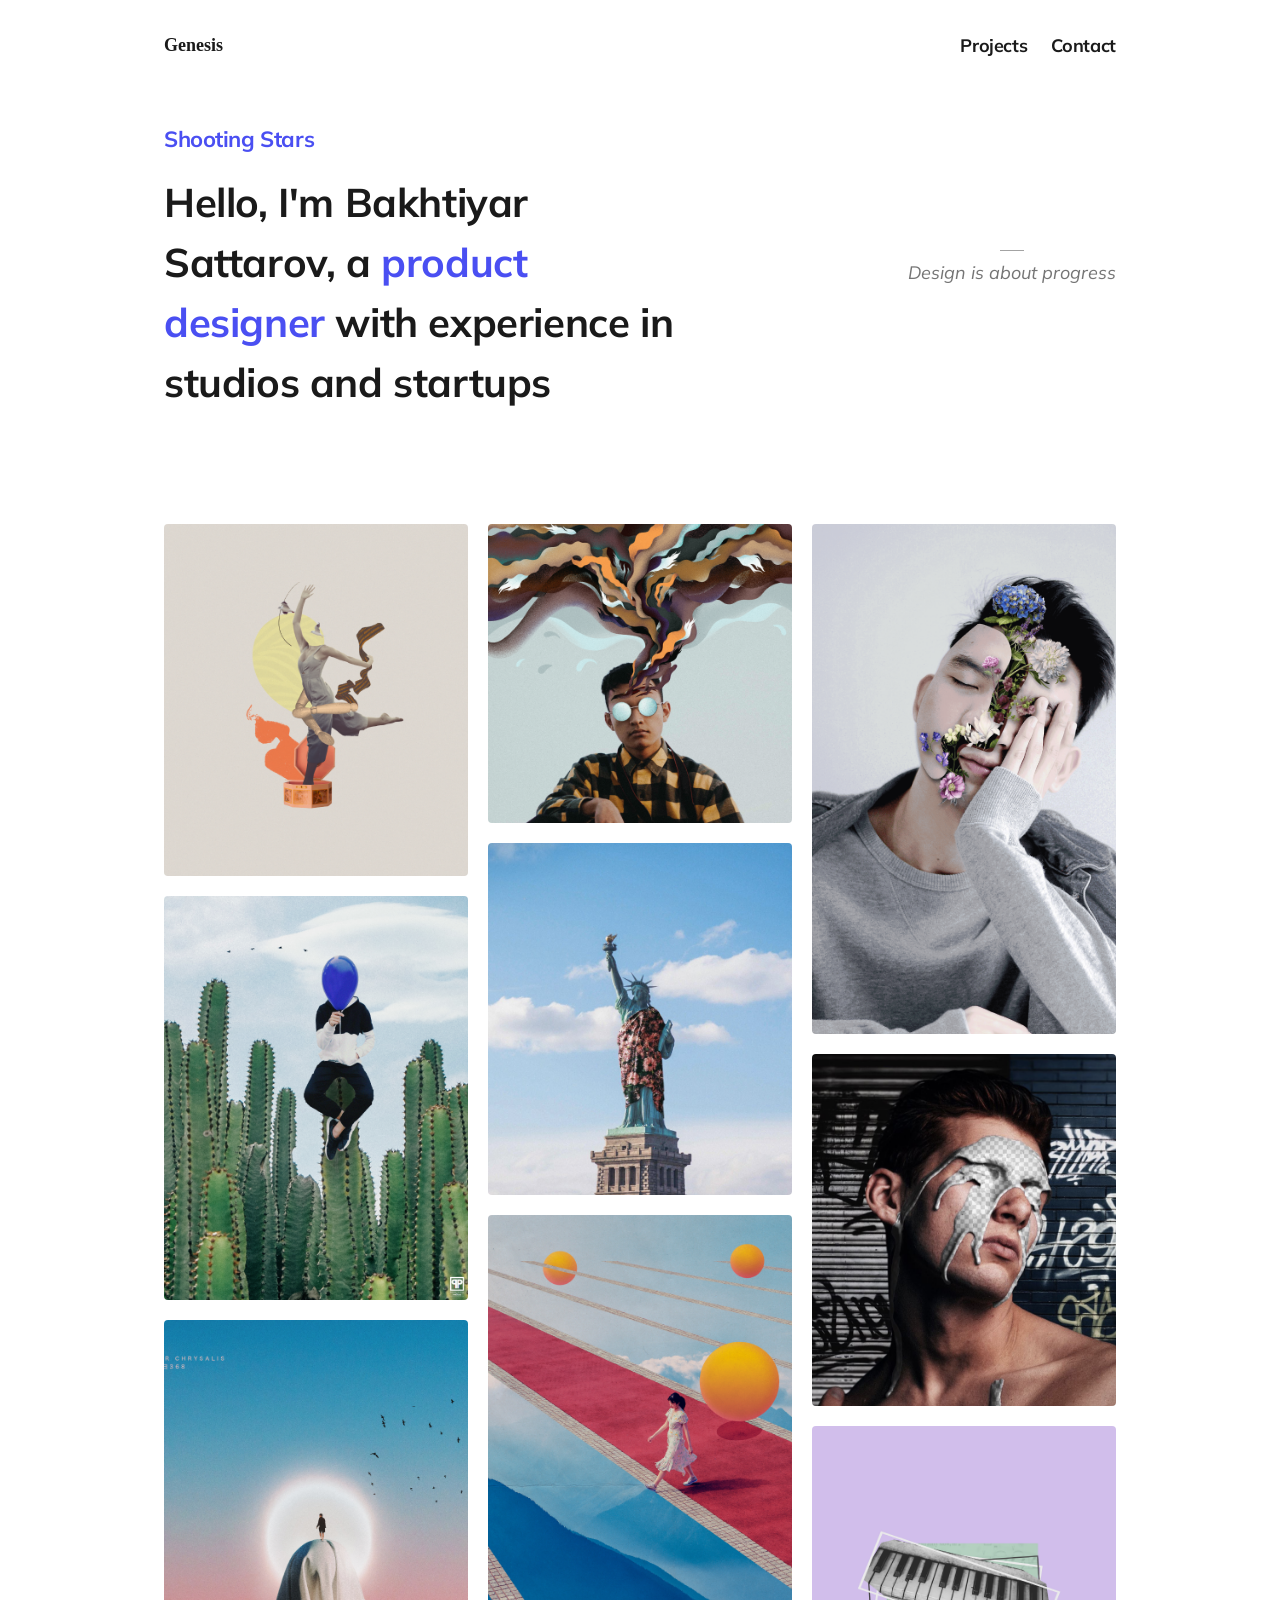
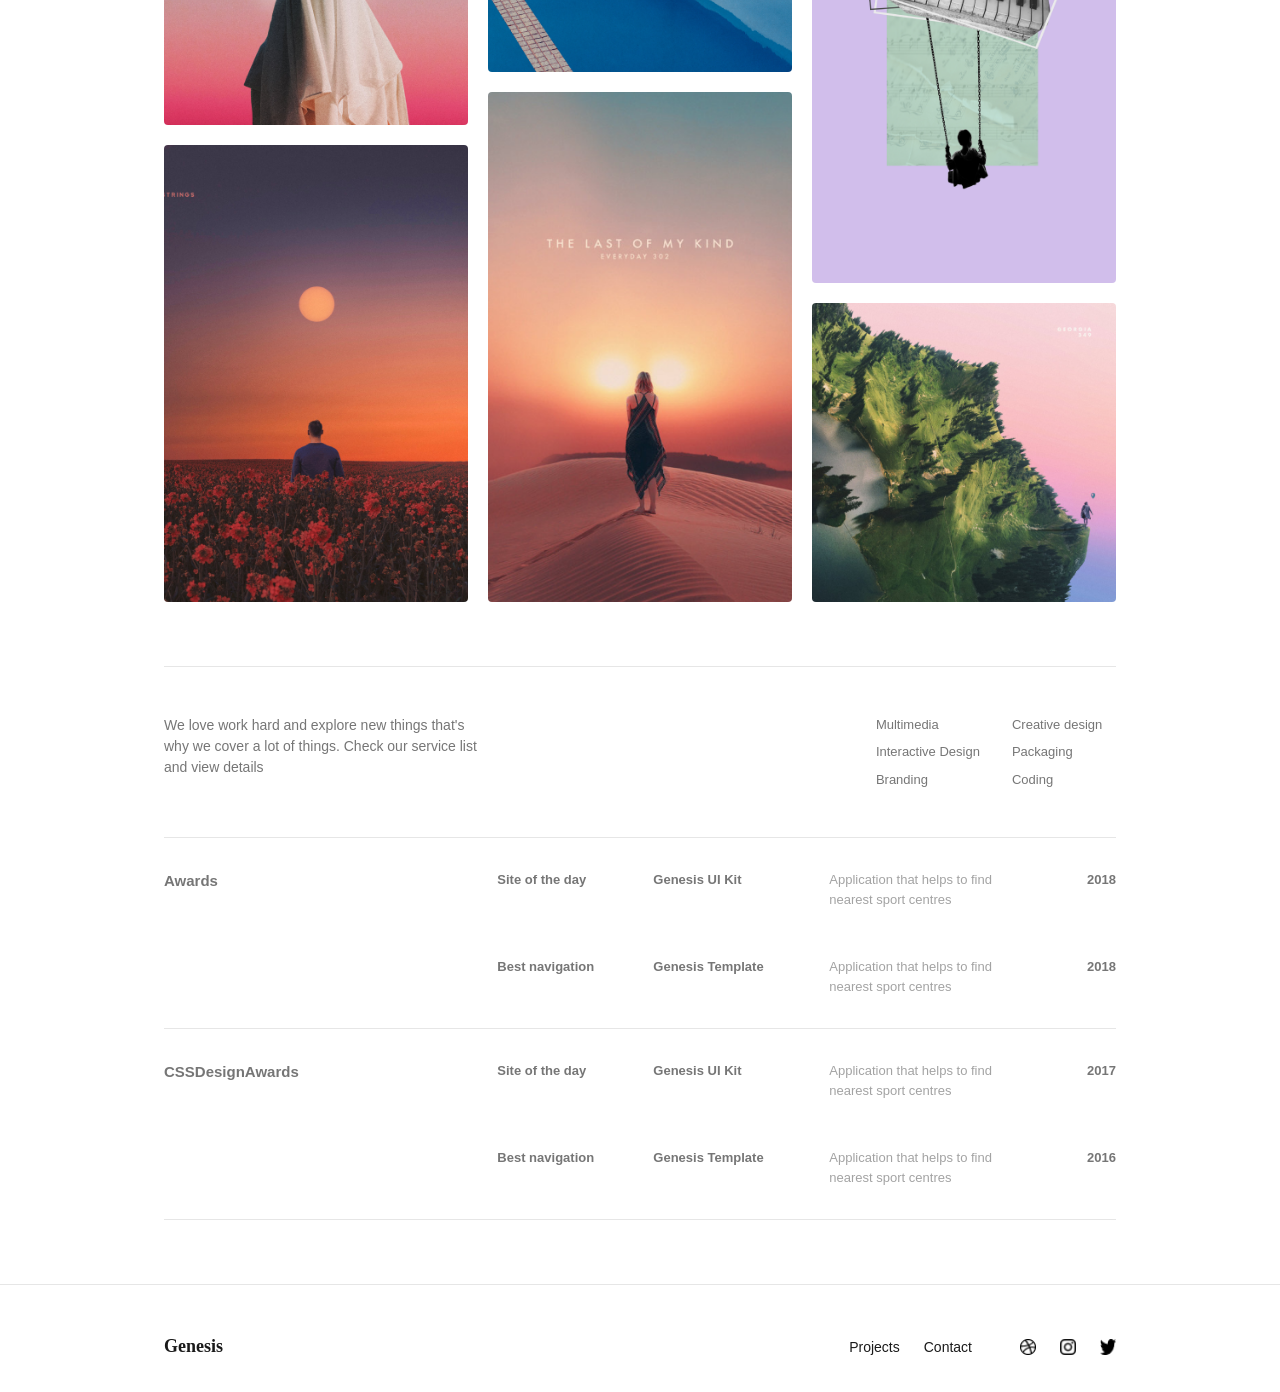
<file: index.html>
<!DOCTYPE html>
<html lang="en">
<head>
  <meta charset="UTF-8"/>
  <meta name="viewport" content="width=device-width, initial-scale=1.0" />
  <title>Genesis — Portfolio</title>
  <link rel="preconnect" href="https://fonts.googleapis.com" />
  <link rel="preconnect" href="https://fonts.gstatic.com" crossorigin />
  <link href="https://fonts.googleapis.com/css2?family=Mulish:wght@700;800&display=swap" rel="stylesheet" />
  <link rel="stylesheet" href="css/normalize.css"/>
  <link rel="stylesheet" href="css/main.css" />
</head>
<body>

          <!-- Header -->
          <header class="site-header">

              <div class="container">
                <a href="index.html" class="logo">Genesis</a>

                <nav class="main-nav">
                  <ul>
                    <li><a href="pages/projects.html">Projects</a></li>
                    <li><a href="pages/contact.html">Contact</a></li>
                  </ul>
                </nav>

              </div>

          </header>

  <main>
    <div class="container">


                <!-- Intro -->
                <section class="home-hero">
                  <div class="home-hero__intro">
                    <p class="eyebrow">Shooting Stars</p>
                    <h1>
                      Hello, I'm Bakhtiyar Sattarov, a
                      <span class="link-accent">product designer</span> with experience
                      in studios and startups
                    </h1>
                  </div>
                  <div class="home-hero__caption">
                    <span class="home-hero__caption-line"></span>
                    <p>Design is about progress</p>
                  </div>
                </section>


        <!-- Grid -->
        <section class="image-grid">

              <div class="image-grid__col">
                <div class="image-grid__item image-grid__item--h413"><img src="images/grid-01.png" alt="Statue of someone dancing" /></div>
                <div class="image-grid__item image-grid__item--h475"><img src="images/grid-04.png" alt="A person sitting on a cactus with a ballon infront of their face" /></div>
                <div class="image-grid__item image-grid__item--h475"><img src="images/grid-07.png" alt="A person on a statue with the sun behind" /></div>
                <div class="image-grid__item image-grid__item--h537"><img src="images/grid-11.png" alt="A man walking in a field of flowers towards the sunset" /></div>
              </div>

              <div class="image-grid__col">
                <div class="image-grid__item image-grid__item--h351"><img src="images/grid-02.png" alt="A man with sunglasses that has colors going from his head up" /></div>
                <div class="image-grid__item image-grid__item--h413"><img src="images/grid-05.png" alt="The statue of liberty with a floral dress" /></div>
                <div class="image-grid__item image-grid__item--h537"><img src="images/grid-08.png" alt="A woman walking on the clouds" /></div>
                <div class="image-grid__item image-grid__item--h599"><img src="images/grid-10.png" alt="A woman standing in the desert looking at the sunset" /></div>
              </div>

              <div class="image-grid__col">
                <div class="image-grid__item image-grid__item--h599"><img src="images/grid-03.png" alt="A man sleeping with a scar in the middle of his face, the scar has flowers coming out" /></div>
                <div class="image-grid__item image-grid__item--h413"><img src="images/grid-06.png" alt="A model that is posing with paint on his face" /></div>
                <div class="image-grid__item image-grid__item--h537"><img src="images/grid-09.png" alt="A person swinging on a swing, the swing is a piano keyboard" /></div>
                <div class="image-grid__item image-grid__item--h351"><img src="images/grid-12.png" alt="A small island that has a woman standing on the edge" /></div>
              </div>

        </section>


        <!-- Services -->
        <section class="services">

              <p class="services__text">
                We love work hard and explore new things that's why we cover a
                lot of things. Check our service list and view details
              </p>

              <ul class="services__list">
                    <li>Multimedia</li>
                    <li>Creative design</li>
                    <li>Interactive Design</li>
                    <li>Packaging</li>
                    <li>Branding</li>
                    <li>Coding</li>
              </ul>

        </section>


            <!-- Awards -->
            <section class="awards">

              <div class="awards__group">
                <p class="awards__name">Awards</p>

                <div class="awards__items">
                  <div class="awards__item">
                    <p class="awards__label">Site of the day</p>
                    <p class="awards__project">Genesis UI Kit</p>
                    <p class="awards__desc">Application that helps to find nearest sport centres</p>
                    <p class="awards__value">2018</p>
                  </div>

                  <div class="awards__item">
                    <p class="awards__label">Best navigation</p>
                    <p class="awards__project">Genesis Template</p>
                    <p class="awards__desc">Application that helps to find nearest sport centres</p>
                    <p class="awards__value">2018</p>
                  </div>

                </div>

              </div>

              <div class="awards__group">
                <p class="awards__name">CSSDesignAwards</p>

                <div class="awards__items">
                  <div class="awards__item">
                    <p class="awards__label">Site of the day</p>
                    <p class="awards__project">Genesis UI Kit</p>
                    <p class="awards__desc">Application that helps to find nearest sport centres</p>
                    <p class="awards__value">2017</p>
                  </div>

                  <div class="awards__item">
                    <p class="awards__label">Best navigation</p>
                    <p class="awards__project">Genesis Template</p>
                    <p class="awards__desc">Application that helps to find nearest sport centres</p>
                    <p class="awards__value">2016</p>
                  </div>

                </div>

              </div>

        </section>
    </div>
  </main>

          <!-- Footer -->
          <footer class="site-footer">

            <div class="container">

              <a href="index.html" class="logo">Genesis</a>
              <nav class="footer-nav" aria-label="Footer">
                <ul>
                  <li><a href="pages/projects.html">Projects</a></li>
                  <li><a href="pages/contact.html">Contact</a></li>
                </ul>

                <!-- Socials -->
                <ul class="footer-social">

                  <li>
                    <a href="#" aria-label="Dribbble">
                      <img src="images/dribble.png" alt="Dribble" />
                    </a>
                  </li>

                  <li>
                    <a href="#" aria-label="Instagram">
                      <img src="images/instagram.png" alt="Instagram" />
                    </a>
                  </li>

                  <li>
                    <a href="#" aria-label="Twitter">
                      <img src="images/twitter.png" alt="Twitter" />
                    </a>
                  </li>

                </ul>
              </nav>
            </div>
          </footer>
</body>
</html>
</file>
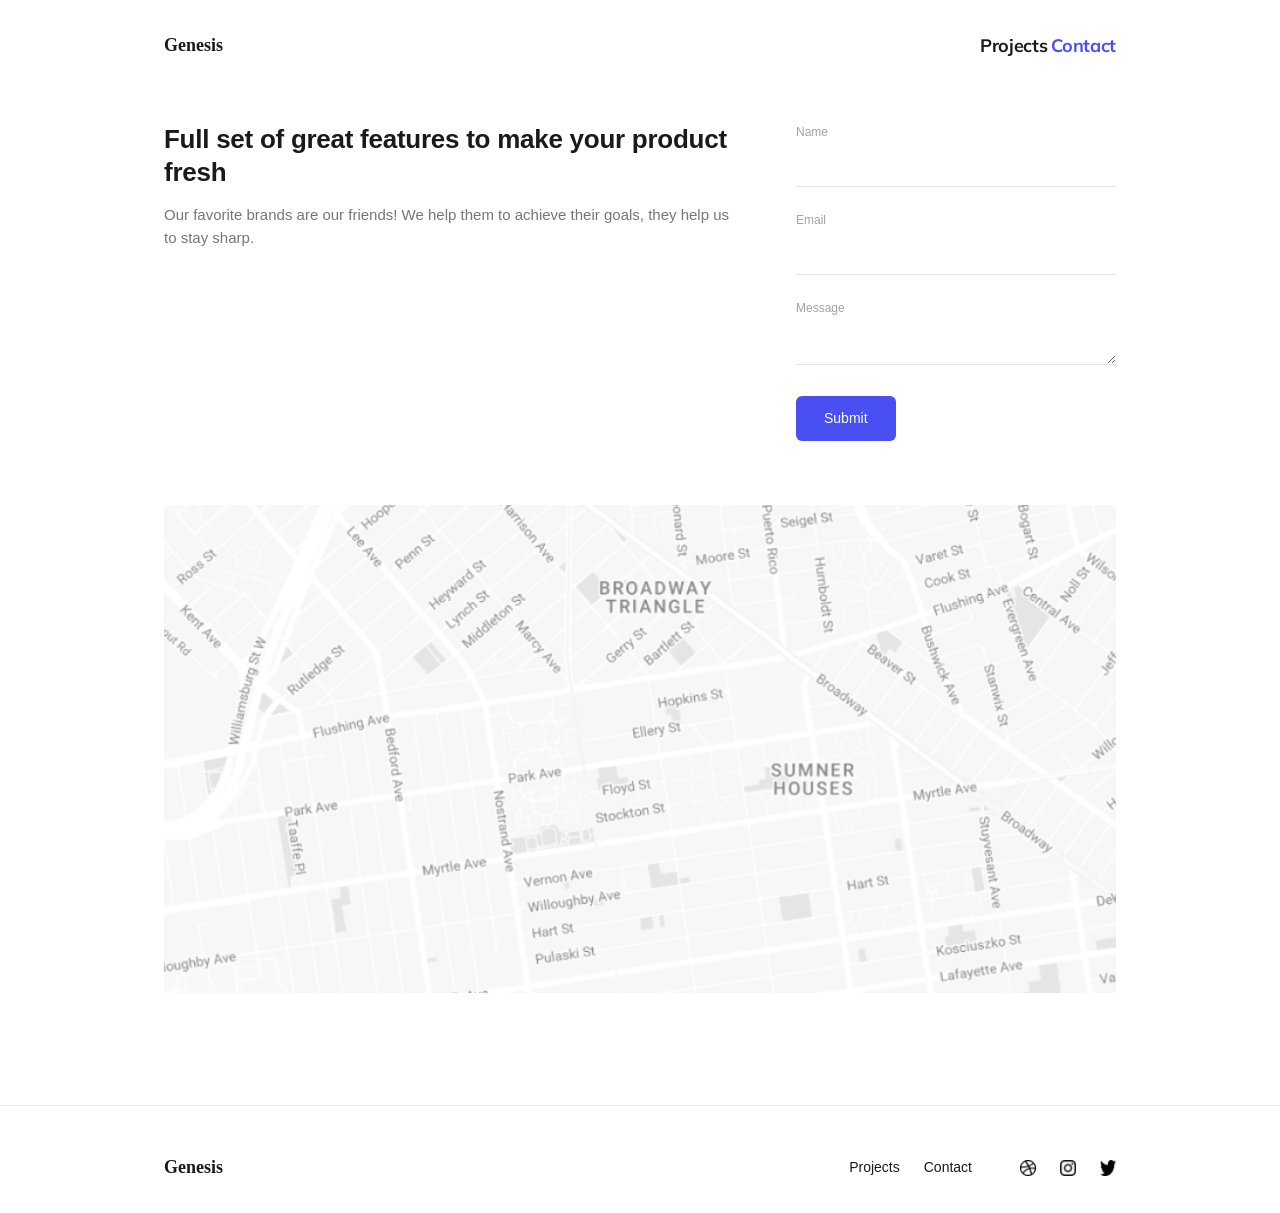
<file: contact.html>
<!DOCTYPE html>
<html lang="en">
<head>
  <meta charset="UTF-8"/>
  <meta name="viewport" content="width=device-width, initial-scale=1.0"/>
  <title>Genesis — Contact</title>
  <link rel="preconnect" href="https://fonts.googleapis.com"/>
  <link rel="preconnect" href="https://fonts.gstatic.com" crossorigin/>
  <link href="https://fonts.googleapis.com/css2?family=Mulish:wght@700;800&display=swap" rel="stylesheet"/>
  <link rel="stylesheet" href="css/normalize.css"/>
  <link rel="stylesheet" href="css/main.css"/>
</head>
<body>

          <!-- Header -->
          <header class="site-header">
            <div class="container">
              <a href="index.html" class="logo">Genesis</a>
              <nav class="main-nav">
                <a href="projects.html">Projects</a>
                <a href="contact.html" class="is-active">Contact</a>
              </nav>
            </div>
          </header>

  <main>
          <div class="container">

            <!-- Intro -->
            <section class="contact-hero">
              <div class="contact-hero__intro">
                <h1>Full set of great features to make your product fresh</h1>
                <p>
                  Our favorite brands are our friends! We help them to achieve
                  their goals, they help us to stay sharp.
                </p>
              </div>

              <!-- Form -->
              <form class="contact-hero__form" action="#" method="post">

                <div class="form-field">
                  <label for="name">Name</label>
                  <input type="text" id="name" name="name" />
                </div>

                <div class="form-field">
                  <label for="email">Email</label>
                  <input type="email" id="email" name="email" />
                </div>

                <div class="form-field">
                  <label for="message">Message</label>
                  <textarea id="message" name="message" rows="1"></textarea>
                </div>

                <button type="submit" class="btn btn--primary">Submit</button>

              </form>

            </section>

            <!-- Map -->
            <div class="contact-map">
              <img src="images/contact-map.png" alt="Map showing location" />
            </div>

          </div>

  </main>

          <!-- Footer -->
          <footer class="site-footer">

            <div class="container">

              <a href="index.html" class="logo">Genesis</a>
              <nav class="footer-nav" aria-label="Footer">
                <a href="projects.html">Projects</a>
                <a href="contact.html">Contact</a>

                    <!-- Socials -->
                    <ul class="footer-social">

                      <li>
                        <a href="#" aria-label="Dribbble">
                          <img src="images/dribble.png" alt="Dribbble" />
                        </a>
                      </li>

                      <li>
                        <a href="#" aria-label="Instagram">
                          <img src="images/instagram.png" alt="Instagram" />
                        </a>
                      </li>

                      <li>
                        <a href="#" aria-label="Twitter">
                          <img src="images/twitter.png" alt="Twitter" />
                        </a>
                      </li>
                    </ul>
              </nav>

            </div>
          </footer>
</body>
</html>
</file>
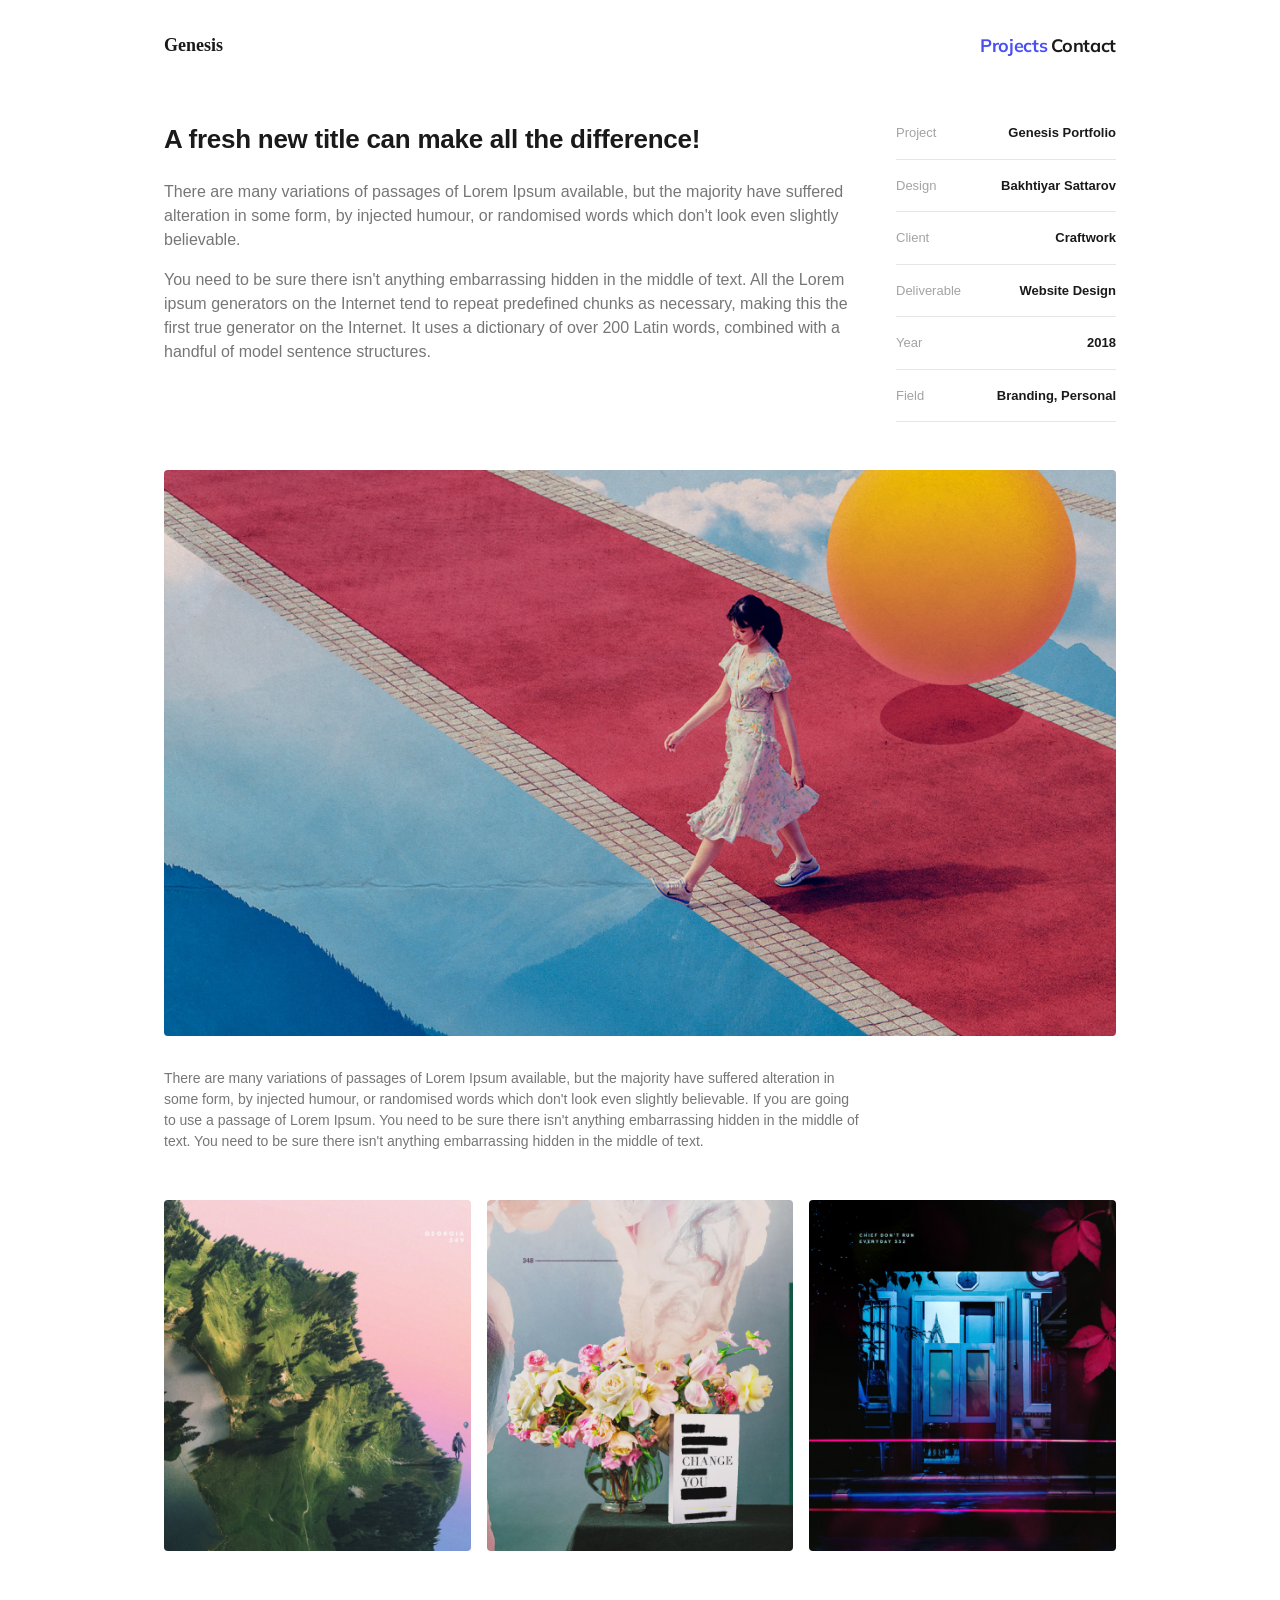
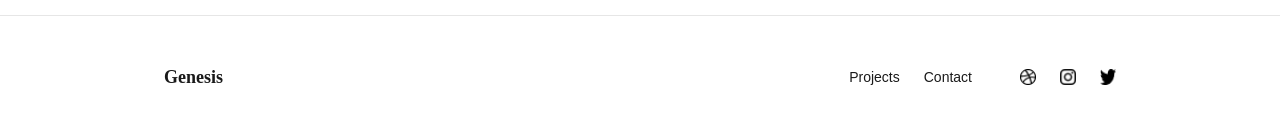
<file: projects.html>
<!DOCTYPE html>
<html lang="en">
<head>
  <meta charset="UTF-8"/>
  <meta name="viewport" content="width=device-width, initial-scale=1.0"/>
  <title>Genesis — Projects</title>
  <link rel="preconnect" href="https://fonts.googleapis.com"/>
  <link rel="preconnect" href="https://fonts.gstatic.com" crossorigin/>
  <link href="https://fonts.googleapis.com/css2?family=Mulish:wght@700;800&display=swap" rel="stylesheet"/>
  <link rel="stylesheet" href="css/normalize.css"/>
  <link rel="stylesheet" href="css/main.css"/>
</head>
<body>

          <!-- Header -->
          <header class="site-header">
            <div class="container">
              <a href="index.html" class="logo">Genesis</a>
              <nav class="main-nav">
                <a href="projects.html" class="is-active">Projects</a>
                <a href="contact.html">Contact</a>
              </nav>
            </div>
          </header>

  <main>
    <div class="container">

      <!-- Title -->
      <section class="project-hero">

                <div class="project-hero__intro">
                  <h1>A fresh new title can make all the difference!</h1>

                  <p>
                    There are many variations of passages of Lorem Ipsum available,
                    but the majority have suffered alteration in some form, by
                    injected humour, or randomised words which don't look even
                    slightly believable.
                  </p>

                  <p>
                    You need to be sure there isn't anything embarrassing hidden in
                    the middle of text. All the Lorem ipsum generators on the
                    Internet tend to repeat predefined chunks as necessary, making
                    this the first true generator on the Internet. It uses a
                    dictionary of over 200 Latin words, combined with a handful of
                    model sentence structures.
                  </p>

                </div>

                <!-- Meta table -->
                <dl class="meta-table project-hero__meta">

                  <div class="meta-table__row">
                    <dt>Project</dt>
                    <dd>Genesis Portfolio</dd>
                  </div>

                  <div class="meta-table__row">
                    <dt>Design</dt>
                    <dd>Bakhtiyar Sattarov</dd>
                  </div>

                  <div class="meta-table__row">
                    <dt>Client</dt>
                    <dd>Craftwork</dd>
                  </div>

                  <div class="meta-table__row">
                    <dt>Deliverable</dt>
                    <dd>Website Design</dd>
                  </div>

                  <div class="meta-table__row">
                    <dt>Year</dt>
                    <dd>2018</dd>
                  </div>

                  <div class="meta-table__row">
                    <dt>Field</dt>
                    <dd>Branding, Personal</dd>
                  </div>

                </dl>

      </section>

                <!-- Cover image -->
                <div class="project-image">
                  <img src="images/project-hero.png" alt="Genesis Portfolio project cover" />
                </div>

                <p class="project-summary">
                  There are many variations of passages of Lorem Ipsum available, but
                  the majority have suffered alteration in some form, by injected
                  humour, or randomised words which don't look even slightly
                  believable. If you are going to use a passage of Lorem Ipsum. You
                  need to be sure there isn't anything embarrassing hidden in the
                  middle of text. You need to be sure there isn't anything
                  embarrassing hidden in the middle of text.
                </p>

                  <!-- Gallery -->
                  <div class="project-gallery">

                    <div class="project-image">
                      <img src="images/project-01.png" alt="" />
                    </div>

                    <div class="project-image">
                      <img src="images/project-02.png" alt="" />
                    </div>

                    <div class="project-image">
                      <img src="images/project-03.png" alt="" />
                    </div>

                  </div>

    </div>
  </main>

                  <!-- Footer -->
                  <footer class="site-footer">

                      <div class="container">
                        <a href="index.html" class="logo">Genesis</a>
                        <nav class="footer-nav" aria-label="Footer">
                          <a href="projects.html">Projects</a>
                          <a href="contact.html">Contact</a>

                          <!-- Socials -->
                          <ul class="footer-social">

                            <li>
                              <a href="#" aria-label="Dribbble">
                                <img src="images/dribble.png" alt="Dribbble" />
                              </a>
                            </li>

                            <li>
                              <a href="#" aria-label="Instagram">
                                <img src="images/instagram.png" alt="Instagram" />
                              </a>
                            </li>

                            <li>
                              <a href="#" aria-label="Twitter">
                                <img src="images/twitter.png" alt="Twitter" />
                              </a>
                            </li>
                          </ul>
                        </nav>
                      </div>

                  </footer>
</body>
</html>
</file>
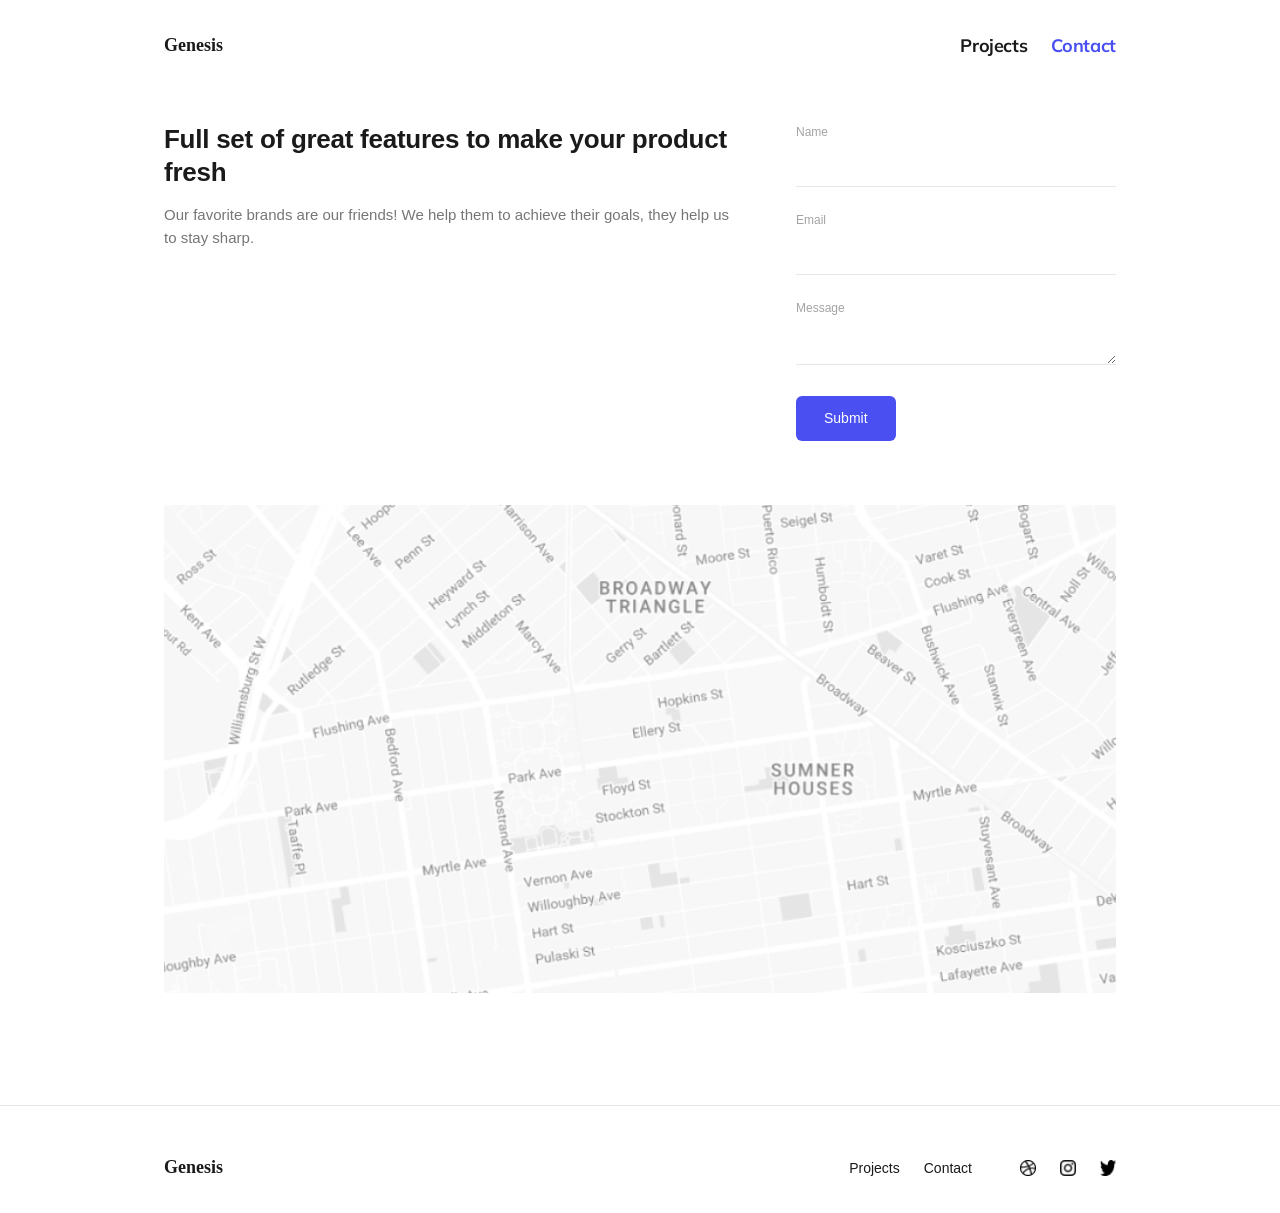
<file: pages/contact.html>
<!DOCTYPE html>
<html lang="en">
<head>
  <meta charset="UTF-8"/>
  <meta name="viewport" content="width=device-width, initial-scale=1.0"/>
  <title>Genesis — Contact</title>
  <link rel="preconnect" href="https://fonts.googleapis.com"/>
  <link rel="preconnect" href="https://fonts.gstatic.com" crossorigin/>
  <link href="https://fonts.googleapis.com/css2?family=Mulish:wght@700;800&display=swap" rel="stylesheet"/>
  <link rel="stylesheet" href="../css/normalize.css"/>
  <link rel="stylesheet" href="../css/main.css"/>
</head>
<body>

          <!-- Header -->
          <header class="site-header">
            <div class="container">
              <a href="../index.html" class="logo">Genesis</a>
              <nav class="main-nav">
                <ul>
                  <li><a href="projects.html">Projects</a></li>
                  <li><a href="contact.html" class="is-active">Contact</a></li>
                </ul>
              </nav>
            </div>
          </header>

  <main>
          <div class="container">

            <!-- Intro -->
            <section class="contact-hero">
              <div class="contact-hero__intro">
                <h1>Full set of great features to make your product fresh</h1>
                <p>
                  Our favorite brands are our friends! We help them to achieve
                  their goals, they help us to stay sharp.
                </p>
              </div>

              <!-- Form -->
              <form class="contact-hero__form" action="#" method="post">

                <div class="form-field">
                  <label for="name">Name</label>
                  <input type="text" id="name" name="name" />
                </div>

                <div class="form-field">
                  <label for="email">Email</label>
                  <input type="email" id="email" name="email" />
                </div>

                <div class="form-field">
                  <label for="message">Message</label>
                  <textarea id="message" name="message" rows="1"></textarea>
                </div>

                <button type="submit" class="btn btn--primary">Submit</button>

              </form>

            </section>

            <!-- Map -->
            <div class="contact-map">
              <img src="../images/contact-map.png" alt="Map showing location" />
            </div>

          </div>

  </main>

          <!-- Footer -->
          <footer class="site-footer">

            <div class="container">

              <a href="../index.html" class="logo">Genesis</a>
              <nav class="footer-nav" aria-label="Footer">
                <ul>
                  <li><a href="projects.html">Projects</a></li>
                  <li><a href="contact.html">Contact</a></li>
                </ul>

                    <!-- Socials -->
                    <ul class="footer-social">

                      <li>
                        <a href="#" aria-label="Dribbble">
                          <img src="../images/dribble.png" alt="Dribble" />
                        </a>
                      </li>

                      <li>
                        <a href="#" aria-label="Instagram">
                          <img src="../images/instagram.png" alt="Instagram" />
                        </a>
                      </li>

                      <li>
                        <a href="#" aria-label="Twitter">
                          <img src="../images/twitter.png" alt="Twitter" />
                        </a>
                      </li>
                    </ul>
              </nav>

            </div>
          </footer>
</body>
</html>
</file>
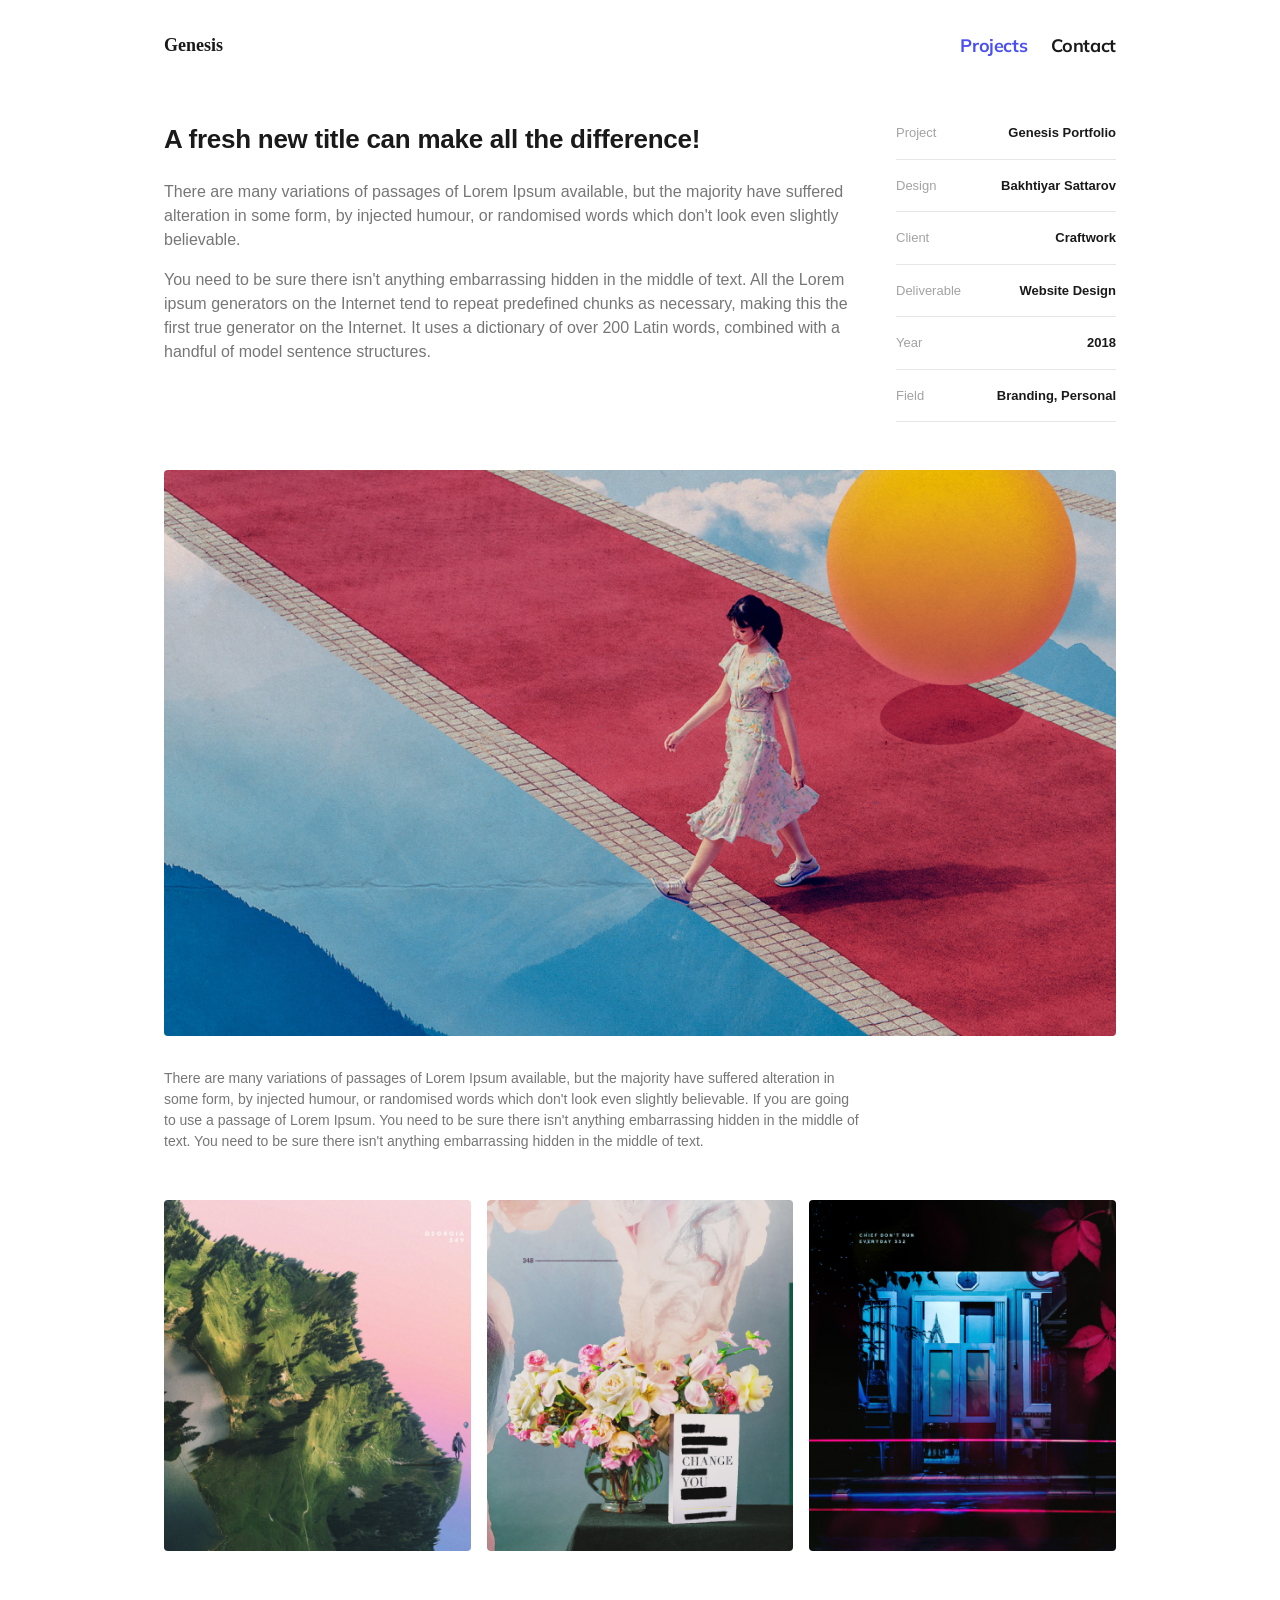
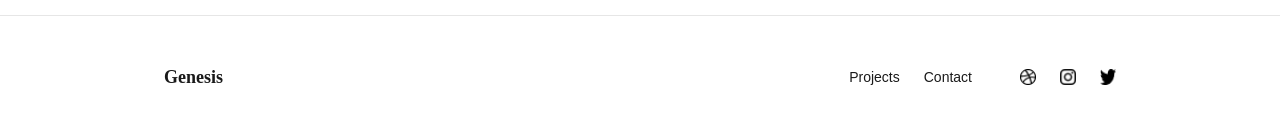
<file: pages/projects.html>
<!DOCTYPE html>
<html lang="en">
<head>
  <meta charset="UTF-8"/>
  <meta name="viewport" content="width=device-width, initial-scale=1.0"/>
  <title>Genesis — Projects</title>
  <link rel="preconnect" href="https://fonts.googleapis.com"/>
  <link rel="preconnect" href="https://fonts.gstatic.com" crossorigin/>
  <link href="https://fonts.googleapis.com/css2?family=Mulish:wght@700;800&display=swap" rel="stylesheet"/>
  <link rel="stylesheet" href="../css/normalize.css"/>
  <link rel="stylesheet" href="../css/main.css"/>
</head>
<body>

          <!-- Header -->
          <header class="site-header">
            <div class="container">
              <a href="../index.html" class="logo">Genesis</a>
              <nav class="main-nav">
                <ul>
                  <li><a href="projects.html" class="is-active">Projects</a></li>
                  <li><a href="contact.html">Contact</a></li>
                </ul>
              </nav>
            </div>
          </header>

  <main>
    <div class="container">

      <!-- Title -->
      <section class="project-hero">

                <div class="project-hero__intro">
                  <h1>A fresh new title can make all the difference!</h1>

                  <p>
                    There are many variations of passages of Lorem Ipsum available,
                    but the majority have suffered alteration in some form, by
                    injected humour, or randomised words which don't look even
                    slightly believable.
                  </p>

                  <p>
                    You need to be sure there isn't anything embarrassing hidden in
                    the middle of text. All the Lorem ipsum generators on the
                    Internet tend to repeat predefined chunks as necessary, making
                    this the first true generator on the Internet. It uses a
                    dictionary of over 200 Latin words, combined with a handful of
                    model sentence structures.
                  </p>

                </div>

                <!-- Meta table -->
                <dl class="meta-table project-hero__meta">

                  <div class="meta-table__row">
                    <dt>Project</dt>
                    <dd>Genesis Portfolio</dd>
                  </div>

                  <div class="meta-table__row">
                    <dt>Design</dt>
                    <dd>Bakhtiyar Sattarov</dd>
                  </div>

                  <div class="meta-table__row">
                    <dt>Client</dt>
                    <dd>Craftwork</dd>
                  </div>

                  <div class="meta-table__row">
                    <dt>Deliverable</dt>
                    <dd>Website Design</dd>
                  </div>

                  <div class="meta-table__row">
                    <dt>Year</dt>
                    <dd>2018</dd>
                  </div>

                  <div class="meta-table__row">
                    <dt>Field</dt>
                    <dd>Branding, Personal</dd>
                  </div>

                </dl>

      </section>

                <!-- Cover image -->
                <div class="project-image">
                  <img src="../images/project-hero.png" alt="A woman walking on the clouds" />
                </div>

                <p class="project-summary">
                  There are many variations of passages of Lorem Ipsum available, but
                  the majority have suffered alteration in some form, by injected
                  humour, or randomised words which don't look even slightly
                  believable. If you are going to use a passage of Lorem Ipsum. You
                  need to be sure there isn't anything embarrassing hidden in the
                  middle of text. You need to be sure there isn't anything
                  embarrassing hidden in the middle of text.
                </p>

                  <!-- Gallery -->
                  <div class="project-gallery">

                    <div class="project-image">
                      <img src="../images/project-01.png" alt="A small island that has a woman standing on the edge" />
                    </div>

                    <div class="project-image">
                      <img src="../images/project-02.png" alt="A vase of flowers with a book on a table" />
                    </div>

                    <div class="project-image">
                      <img src="../images/project-03.png" alt="A futuristic door" />
                    </div>

                  </div>

    </div>
  </main>

                  <!-- Footer -->
                  <footer class="site-footer">

                      <div class="container">
                        <a href="../index.html" class="logo">Genesis</a>
                        <nav class="footer-nav" aria-label="Footer">
                          <ul>
                            <li><a href="projects.html">Projects</a></li>
                            <li><a href="contact.html">Contact</a></li>
                          </ul>

                          <!-- Socials -->
                          <ul class="footer-social">

                            <li>
                              <a href="#" aria-label="Dribbble">
                                <img src="../images/dribble.png" alt="Dribble" />
                              </a>
                            </li>

                            <li>
                              <a href="#" aria-label="Instagram">
                                <img src="../images/instagram.png" alt="Instagram" />
                              </a>
                            </li>

                            <li>
                              <a href="#" aria-label="Twitter">
                                <img src="../images/twitter.png" alt="Twitter" />
                              </a>
                            </li>
                          </ul>
                        </nav>
                      </div>

                  </footer>
</body>
</html>
</file>
<file: css/main.css>
html,
body,
header,
main,
footer,
nav,
section,
div,
a,
span,
h1,
h2,
h3,
p,
ul,
ol,
li,
img,
dl,
dt,
dd,
form,
label,
input,
textarea,
button {
  box-sizing: border-box;
  margin: 0;
  padding: 0;
}

html {
  -webkit-text-size-adjust: 100%;
}

body {
  min-height: 100vh;
  line-height: 1.5;
  -webkit-font-smoothing: antialiased;
}

img,
picture {
  max-width: 100%;
  display: block;
}

input,
button,
textarea {
  font: inherit;
}

a {
  color: inherit;
  text-decoration: none;
}

ul,
ol {
  list-style: none;
}

body {
  font-family: -apple-system, BlinkMacSystemFont, "Segoe UI", Roboto, Helvetica, Arial, sans-serif;
  color: #1a1a1a;
  background: #ffffff;
  font-size: 15px;
}

.container {
  max-width: 1000px;
  margin: 0 auto;
  padding: 0 24px;
}

h1,
h2,
h3 {
  font-weight: 600;
  line-height: 1.25;
  letter-spacing: -0.01em;
}

p {
  color: #767676;
}

.link-accent {
  color: #4A4FF2;
}

html,
body {
  height: 100%;
}

body {
  display: flex;
  flex-direction: column;
  min-height: 100vh;
}

main {
  flex: 1;
}

.site-header {
  padding: 32px 0;
}
.site-header .container {
  display: flex;
  align-items: center;
  justify-content: space-between;
}
@media (max-width: 600px) {
  .site-header {
    padding: 24px 0;
  }
}

.logo {
  font-family: Georgia, "Times New Roman", Times, serif;
  font-size: 18px;
  font-weight: 700;
  transition: color 0.15s ease;
}
.logo:hover {
  color: #4A4FF2;
}

.main-nav ul {
  display: flex;
  gap: 24px;
}
.main-nav a {
  font-family: "Mulish", sans-serif;
  font-weight: 700;
  font-size: 18px;
  letter-spacing: -0.35px;
  color: #1a1a1a;
}
.main-nav a:hover {
  color: #4A4FF2;
}
.main-nav a.is-active {
  color: #4A4FF2;
}

.site-footer {
  padding: 48px 0 32px;
  margin-top: 64px;
  border-top: 1px solid #e6e6e6;
}
.site-footer .container {
  display: flex;
  align-items: center;
  justify-content: space-between;
}
@media (max-width: 600px) {
  .site-footer .container {
    flex-direction: column;
    gap: 16px;
    text-align: center;
  }
}

.footer-nav {
  display: flex;
  align-items: center;
  gap: 24px;
}
.footer-nav > ul {
  display: flex;
  align-items: center;
  gap: 24px;
}
.footer-nav a {
  font-size: 14px;
}
.footer-nav a:hover {
  color: #4A4FF2;
}

.footer-social {
  display: flex;
  align-items: center;
  gap: 16px;
  margin-left: 24px;
}
.footer-social a {
  display: flex;
  color: #767676;
}
.footer-social a:hover {
  color: #4A4FF2;
  opacity: 0.7;
}
.footer-social img {
  width: 16px;
  height: 16px;
}

.eyebrow {
  display: inline-block;
  font-family: "Mulish", sans-serif;
  font-size: 22px;
  font-weight: 700;
  letter-spacing: -0.42px;
  color: #4A4FF2;
  margin-bottom: 16px;
}

.btn {
  display: inline-block;
  border: none;
  border-radius: 6px;
  padding: 12px 28px;
  font-size: 14px;
  font-weight: 500;
  cursor: pointer;
  transition: opacity 0.15s ease;
}
.btn:hover {
  opacity: 0.85;
}

.btn--primary {
  background: #4A4FF2;
  color: #fff;
}

.image-grid {
  display: flex;
  gap: 20px;
  margin: 64px 0;
}
@media (max-width: 600px) {
  .image-grid {
    flex-direction: column;
  }
}

.image-grid__col {
  flex: 1;
  display: flex;
  flex-direction: column;
  gap: 20px;
}

.image-grid__item {
  border-radius: 4px;
  overflow: hidden;
  background: #e6e6e6;
}
.image-grid__item--h351 {
  aspect-ratio: 357/351;
}
.image-grid__item--h413 {
  aspect-ratio: 357/413;
}
.image-grid__item--h475 {
  aspect-ratio: 357/475;
}
.image-grid__item--h537 {
  aspect-ratio: 357/537;
}
.image-grid__item--h599 {
  aspect-ratio: 357/599;
}
.image-grid__item img {
  width: 100%;
  height: 100%;
  display: block;
  object-fit: cover;
}

.meta-table {
  display: flex;
  flex-direction: column;
  gap: 16px;
}

.meta-table__row {
  display: flex;
  justify-content: space-between;
  gap: 24px;
  padding-bottom: 16px;
  border-bottom: 1px solid #e6e6e6;
  font-size: 13px;
}
.meta-table__row dt {
  color: #a3a3a3;
}
.meta-table__row dd {
  font-weight: 600;
  text-align: right;
}

.awards {
  border-top: 1px solid #e6e6e6;
}

.awards__group {
  padding: 32px 0;
  border-bottom: 1px solid #e6e6e6;
  display: grid;
  grid-template-columns: 1fr 2fr;
  gap: 24px;
}
@media (max-width: 600px) {
  .awards__group {
    grid-template-columns: 1fr;
  }
}

.awards__name {
  font-weight: 600;
  font-size: 15px;
}

.awards__items {
  display: flex;
  flex-direction: column;
  gap: 48px;
}

.awards__item {
  display: grid;
  grid-template-columns: 140px 160px 1fr auto;
  align-items: baseline;
  gap: 16px;
  font-size: 13px;
}
@media (max-width: 600px) {
  .awards__item {
    grid-template-columns: 1fr;
    gap: 8px;
  }
}
.awards__item .awards__label {
  font-weight: 600;
}
.awards__item .awards__project {
  font-weight: 600;
}
.awards__item .awards__desc {
  color: #a3a3a3;
  max-width: 170px;
}
.awards__item .awards__value {
  font-weight: 600;
  text-align: right;
  white-space: nowrap;
}
@media (max-width: 600px) {
  .awards__item .awards__value {
    text-align: left;
  }
}

.form-field {
  margin-bottom: 24px;
}
.form-field label {
  display: block;
  font-size: 12px;
  color: #a3a3a3;
  margin-bottom: 8px;
}
.form-field input,
.form-field textarea {
  width: 100%;
  border: none;
  border-bottom: 1px solid #e6e6e6;
  padding: 8px 0;
  font-size: 14px;
  background: transparent;
}
.form-field input:focus,
.form-field textarea:focus {
  outline: none;
  border-bottom-color: #4A4FF2;
}
.form-field textarea {
  resize: vertical;
  min-height: 40px;
}

.services {
  display: flex;
  justify-content: space-between;
  gap: 48px;
  padding: 48px 0;
  border-top: 1px solid #e6e6e6;
}
@media (max-width: 600px) {
  .services {
    flex-direction: column;
    gap: 24px;
  }
}

.services__text {
  max-width: 320px;
  font-size: 14px;
}

.services__list {
  display: grid;
  grid-template-columns: 1fr 1fr;
  gap: 8px 32px;
  font-size: 13px;
  color: #767676;
  align-content: start;
}

.home-hero {
  padding: 32px 0 48px;
  display: flex;
  align-items: center;
  justify-content: space-between;
  gap: 32px;
}
@media (max-width: 600px) {
  .home-hero {
    flex-direction: column;
    align-items: flex-start;
    gap: 24px;
  }
}
.home-hero h1 {
  font-family: "Mulish", sans-serif;
  font-weight: 700;
  font-size: 40px;
  line-height: 1.5;
  max-width: 75%;
}

.home-hero__caption {
  flex-shrink: 0;
  text-align: center;
}
.home-hero__caption-line {
  display: block;
  width: 24px;
  height: 1px;
  margin: 0 auto 8px;
  background: #a3a3a3;
}
.home-hero__caption p {
  font-family: "Mulish", sans-serif;
  font-style: italic;
  font-size: 18px;
  color: #1a1a1a;
  opacity: 0.6;
}

.project-hero {
  display: flex;
  justify-content: space-between;
  gap: 32px;
  padding: 32px 0 48px;
}
@media (max-width: 900px) {
  .project-hero {
    flex-direction: column;
    gap: 32px;
  }
}
.project-hero h1 {
  font-size: 26px;
}

.project-hero__intro {
  max-width: 100%;
}
.project-hero__intro h1 {
  margin-bottom: 24px;
}
.project-hero__intro p {
  font-size: 16px;
  font-weight: 400;
}
.project-hero__intro p + p {
  margin-top: 16px;
}

.project-hero__meta {
  flex-shrink: 0;
  width: 220px;
}

.project-image {
  border-radius: 4px;
  overflow: hidden;
  margin-bottom: 32px;
}
.project-image img {
  width: 100%;
  height: 100%;
  object-fit: cover;
  display: block;
}

.project-summary {
  max-width: 700px;
  font-size: 14px;
  margin-bottom: 48px;
}

.project-gallery {
  display: grid;
  grid-template-columns: repeat(3, 1fr);
  gap: 16px;
}
@media (max-width: 600px) {
  .project-gallery {
    grid-template-columns: 1fr;
  }
}
.project-gallery .project-image {
  margin-bottom: 0;
}

.contact-hero {
  display: flex;
  justify-content: space-between;
  gap: 64px;
  padding: 32px 0 64px;
}
@media (max-width: 900px) {
  .contact-hero {
    flex-direction: column;
    gap: 32px;
  }
}

.contact-hero__intro {
  max-width: 75%;
}
.contact-hero__intro h1 {
  font-size: 26px;
  margin-bottom: 16px;
}

.contact-hero__form {
  width: 320px;
  flex-shrink: 0;
}
@media (max-width: 900px) {
  .contact-hero__form {
    width: 100%;
  }
}

.contact-map {
  border-radius: 4px;
  overflow: hidden;
  margin-bottom: 48px;
}
.contact-map img {
  width: 100%;
  height: 100%;
  object-fit: cover;
  display: block;
}
</file>
